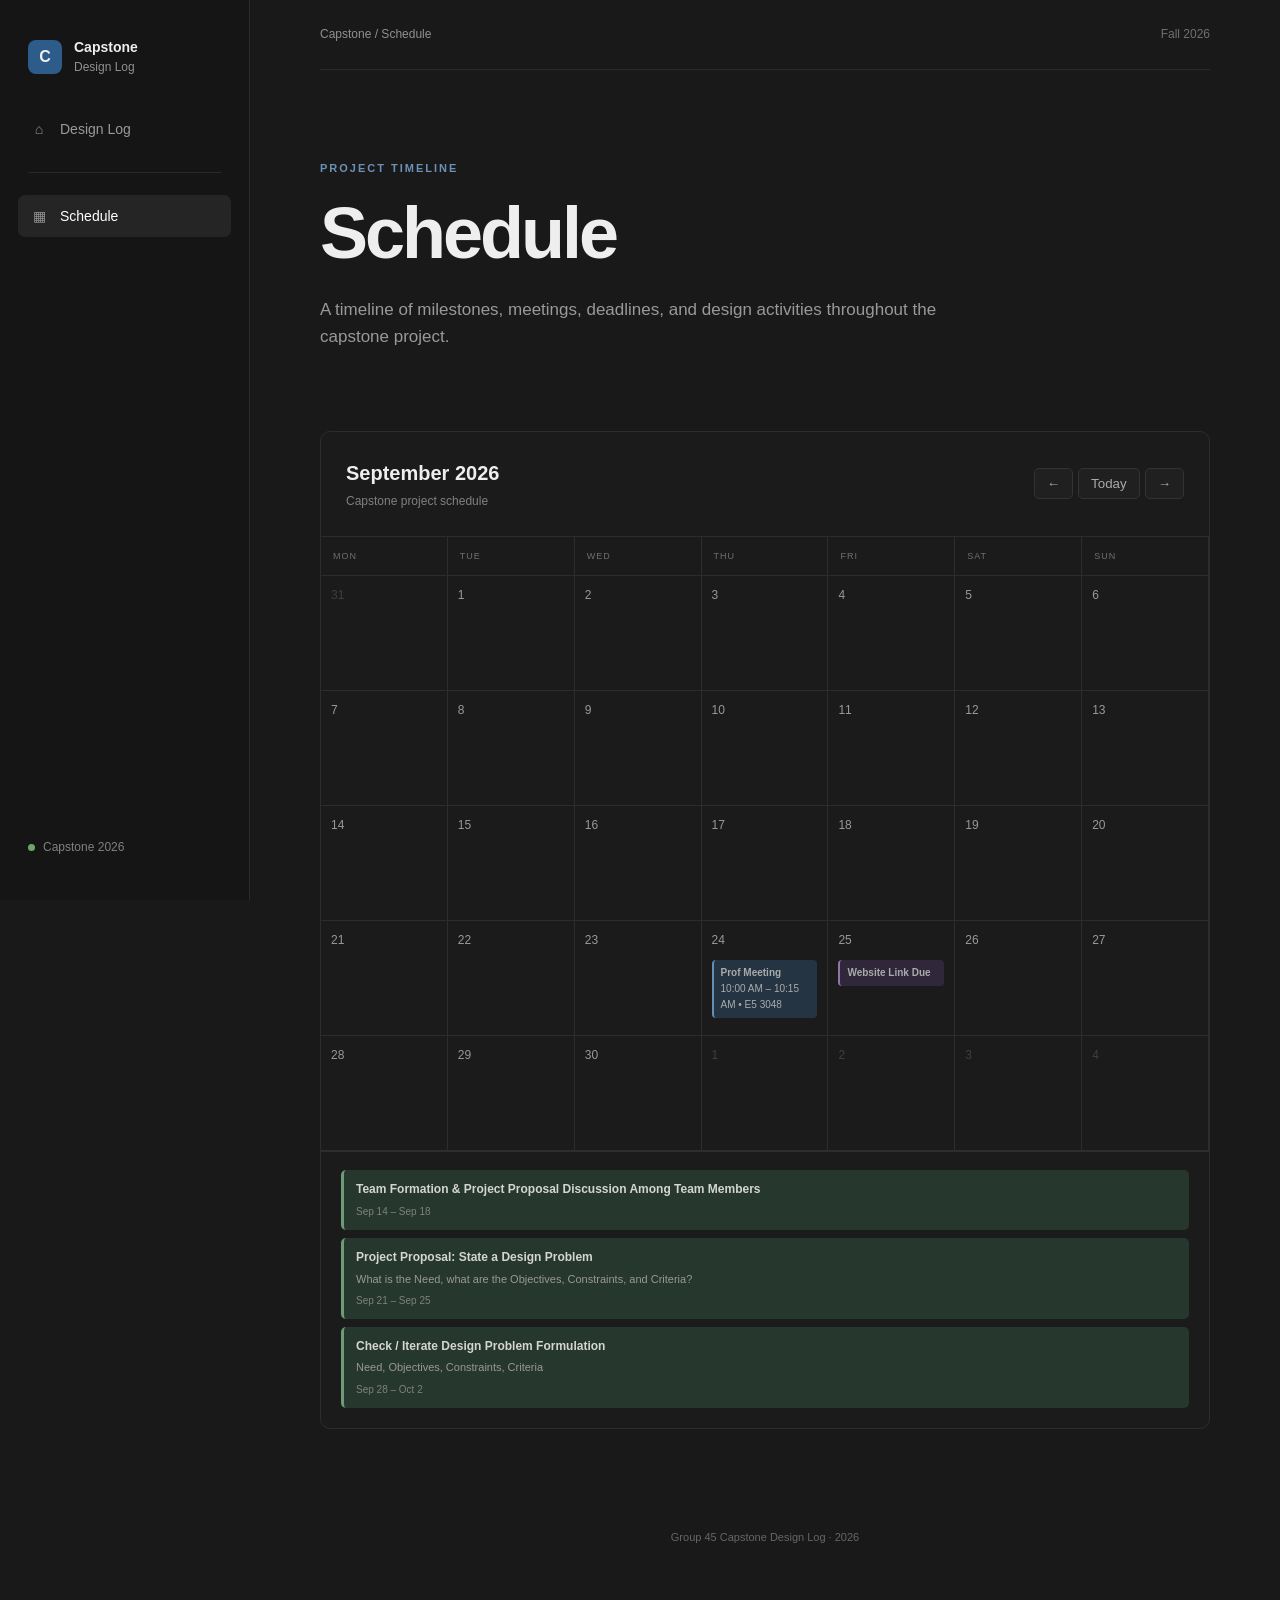
<file: calendar.html>
<!DOCTYPE html>
<html lang="en">
<head>

    <meta charset="UTF-8">
    <meta name="viewport" content="width=device-width, initial-scale=1.0">

    <title>Schedule · Capstone</title>

    <link rel="stylesheet" href="style.css">

</head>

<body>

    <!-- SIDEBAR -->

    <aside class="sidebar">

        <div class="site-title">
            <div class="site-icon">C</div>
            <div>
                <strong>Capstone</strong>
                <span>Design Log</span>
            </div>
        </div>

        <nav>

            <a href="index.html" class="nav-link">
                <span>⌂</span>
                Design Log
            </a>

            <div class="sidebar-divider"></div>

            <a href="calendar.html" class="nav-link active">
                <span>▦</span>
                Schedule
            </a>

        </nav>

        <div class="sidebar-bottom">
            <span class="status-dot"></span>
            <span>Capstone 2026</span>
        </div>

    </aside>


    <!-- MAIN CONTENT -->

    <main class="main">

        <header class="topbar">

            <span class="breadcrumb">
                Capstone / Schedule
            </span>

            <span class="date">
                Fall 2026
            </span>

        </header>


        <!-- HERO -->

        <section class="hero calendar-hero">

            <p class="eyebrow">
                PROJECT TIMELINE
            </p>

            <h1>
                Schedule
            </h1>

            <p class="hero-description">
                A timeline of milestones, meetings, deadlines, and
                design activities throughout the capstone project.
            </p>

        </section>

        <!-- CALENDAR -->

        <section class="calendar-container">

            <div class="calendar-header">

                <div>

                    <h2 id="calendarMonth">
                        September 2026
                    </h2>

                    <p>
                        Capstone project schedule
                    </p>

                </div>


                <div class="calendar-controls">

                    <button id="previousMonth" type="button">
                        ←
                    </button>

                    <button id="todayButton" type="button">
                        Today
                    </button>

                    <button id="nextMonth" type="button">
                        →
                    </button>

                </div>

            </div>


            <div class="calendar" id="calendar">

                <div class="weekday">MON</div>
                <div class="weekday">TUE</div>
                <div class="weekday">WED</div>
                <div class="weekday">THU</div>
                <div class="weekday">FRI</div>
                <div class="weekday">SAT</div>
                <div class="weekday">SUN</div>

            </div>


            <div class="weekly-schedule" id="weeklySchedule"></div>

        </section>

        <footer>

            <p>
                Group 45 Capstone Design Log · 2026
            </p>

        </footer>

    </main>


    <script>

        // =========================
        // CALENDAR RANGE
        // =========================

        const startDate = new Date(2026, 8, 1);  // September 2026
        const endDate = new Date(2027, 3, 1);    // April 2027

        let currentDate = new Date(2026, 8, 1);


        const calendar = document.getElementById("calendar");
        const calendarMonth = document.getElementById("calendarMonth");
        const previousMonth = document.getElementById("previousMonth");
        const nextMonth = document.getElementById("nextMonth");
        const todayButton = document.getElementById("todayButton");
        const weeklySchedule = document.getElementById("weeklySchedule");


        // =========================
        // INDIVIDUAL EVENTS
        // =========================

        const events = {

            "2026-09-24": [
                {
                    title: "Prof Meeting",
                    details: "10:00 AM – 10:15 AM • E5 3048",
                    type: "blue"
                }
            ],

            "2026-09-25": [
                {
                    title: "Website Link Due",
                    type: "purple"
                }
            ],

            "2026-10-01": [
                {
                    title: "Prof Meeting",
                    details: "10:00 AM – 10:15 AM • E5 3006",
                    type: "blue"
                }
            ],

            "2026-10-19": [
                {
                    title: "Upload PDP Presentation on LEARN",
                    details: "9:00 AM",
                    type: "purple"
                }
            ],

            "2026-10-22": [
                {
                    title: "Preliminary Design Presentation (PDP)",
                    details: "10:00 AM – 10:15 AM • PSE 1427",
                    type: "blue"
                }
            ],

            "2026-11-05": [
                {
                    title: "Prof Meeting",
                    details: "10:00 AM – 10:15 AM • E5 3048",
                    type: "blue"
                }
            ],

            "2026-11-19": [
                {
                    title: "Prof Meeting",
                    details: "10:00 AM – 10:15 AM • E5 3048",
                    type: "blue"
                }
            ],

            "2026-11-30": [
                {
                    title: "Upload FDP Presentation on LEARN",
                    details: "9:00 AM",
                    type: "purple"
                }
            ],

            "2026-12-03": [
                {
                    title: "Final Design Presentation (FDP)",
                    details: "10:00 AM – 10:15 AM • PSE 1427",
                    type: "blue"
                }
            ],

            "2026-12-08": [
                {
                    title: "Final Design Report Due",
                    type: "purple"
                }
            ]

        };


        // =========================
        // WEEKLY PROJECT PHASES
        // =========================

        const weeklyEvents = [

            {
                start: "2026-09-14",
                end: "2026-09-18",
                title: "Team Formation & Project Proposal Discussion Among Team Members"
            },

            {
                start: "2026-09-21",
                end: "2026-09-25",
                title: "Project Proposal: State a Design Problem",
                details: "What is the Need, what are the Objectives, Constraints, and Criteria?"
            },

            {
                start: "2026-09-28",
                end: "2026-10-02",
                title: "Check / Iterate Design Problem Formulation",
                details: "Need, Objectives, Constraints, Criteria"
            },

            {
                start: "2026-10-05",
                end: "2026-10-09",
                title: "Outline at least 4 solutions & at least 3 patents",
                details: "Apply the criteria using a decision matrix and identify the best solution"
            },

            {
                start: "2026-10-12",
                end: "2026-10-16",
                title: "Reading Week"
            },

            {
                start: "2026-11-02",
                end: "2026-11-06",
                title: "Detailed Design"
            },

            {
                start: "2026-11-16",
                end: "2026-11-20",
                title: "Design Verification, Revision Checks"
            },

            {
                start: "2026-11-23",
                end: "2026-11-27",
                title: "Finalize the Design",
                details: "Do revisions if / where needed"
            }

        ];


        // =========================
        // DATE HELPERS
        // =========================

        function formatDate(year, month, day) {

            const monthString = String(month + 1).padStart(2, "0");
            const dayString = String(day).padStart(2, "0");

            return `${year}-${monthString}-${dayString}`;

        }


        // =========================
        // RENDER CALENDAR
        // =========================

        function renderCalendar() {

            calendar.innerHTML = `
                <div class="weekday">MON</div>
                <div class="weekday">TUE</div>
                <div class="weekday">WED</div>
                <div class="weekday">THU</div>
                <div class="weekday">FRI</div>
                <div class="weekday">SAT</div>
                <div class="weekday">SUN</div>
            `;


            const year = currentDate.getFullYear();
            const month = currentDate.getMonth();


            const monthName = currentDate.toLocaleString("default", {
                month: "long"
            });


            calendarMonth.textContent =
                `${monthName} ${year}`;


            // First day of month
            const firstDay =
                new Date(year, month, 1).getDay();


            const startingDay =
                firstDay === 0
                    ? 6
                    : firstDay - 1;


            // Number of days
            const daysInMonth =
                new Date(year, month + 1, 0).getDate();


            // Previous month days
            const previousMonthDays =
                new Date(year, month, 0).getDate();


            for (
                let i = startingDay - 1;
                i >= 0;
                i--
            ) {

                const day =
                    document.createElement("div");

                day.className =
                    "day muted-day";

                day.innerHTML =
                    `<span>${previousMonthDays - i}</span>`;

                calendar.appendChild(day);

            }


            // Current month
            for (
                let dayNumber = 1;
                dayNumber <= daysInMonth;
                dayNumber++
            ) {

                const day =
                    document.createElement("div");

                day.className = "day";


                const today = new Date();


                const isToday =
                    year === today.getFullYear() &&
                    month === today.getMonth() &&
                    dayNumber === today.getDate();


                if (isToday) {
                    day.classList.add("today");
                }


                day.innerHTML =
                    `<span>${dayNumber}</span>`;


                // Individual events
                const dateKey =
                    formatDate(
                        year,
                        month,
                        dayNumber
                    );


                const dayEvents =
                    events[dateKey] || [];


                dayEvents.forEach(event => {

                    const eventElement =
                        document.createElement("div");

                    eventElement.className =
                        `event ${event.type}`;


                    eventElement.innerHTML = `
                        <strong>${event.title}</strong>
                        ${
                            event.details
                                ? `<br><span>${event.details}</span>`
                                : ""
                        }
                    `;


                    day.appendChild(eventElement);

                });


                calendar.appendChild(day);

            }


            // Next month days
            const totalCells =
                startingDay + daysInMonth;


            const remainingCells =
                totalCells % 7 === 0
                    ? 0
                    : 7 - (totalCells % 7);


            for (
                let dayNumber = 1;
                dayNumber <= remainingCells;
                dayNumber++
            ) {

                const day =
                    document.createElement("div");

                day.className =
                    "day muted-day";

                day.innerHTML =
                    `<span>${dayNumber}</span>`;

                calendar.appendChild(day);

            }


            // =========================
            // WEEKLY SCHEDULE
            // =========================

            weeklySchedule.innerHTML = "";


            const visibleWeeklyEvents =
                weeklyEvents.filter(event => {

                    const start =
                        new Date(event.start);

                    const end =
                        new Date(event.end);

                    const monthStart =
                        new Date(year, month, 1);

                    const monthEnd =
                        new Date(year, month + 1, 0);


                    return start <= monthEnd &&
                        end >= monthStart;

                });


            visibleWeeklyEvents.forEach(event => {

                const weeklyItem =
                    document.createElement("div");

                weeklyItem.className =
                    "weekly-event";


                weeklyItem.innerHTML = `
                    <strong>${event.title}</strong>
                    ${
                        event.details
                            ? `<span>${event.details}</span>`
                            : ""
                    }
                    <small>
                        ${formatWeeklyDates(event.start, event.end)}
                    </small>
                `;


                weeklySchedule.appendChild(weeklyItem);

            });


            // Disable navigation at limits
            previousMonth.disabled =
                currentDate.getTime() <= startDate.getTime();

            nextMonth.disabled =
                currentDate.getTime() >= endDate.getTime();

        }


        // =========================
        // WEEK DATE FORMAT
        // =========================

        function formatWeeklyDates(start, end) {

            const startDate =
                new Date(start + "T00:00:00");

            const endDate =
                new Date(end + "T00:00:00");


            const startMonth =
                startDate.toLocaleString("default", {
                    month: "short"
                });


            const endMonth =
                endDate.toLocaleString("default", {
                    month: "short"
                });


            return `${startMonth} ${startDate.getDate()} – ${endMonth} ${endDate.getDate()}`;

        }


        // =========================
        // NAVIGATION
        // =========================

        previousMonth.addEventListener(
            "click",
            function () {

                if (currentDate > startDate) {

                    currentDate =
                        new Date(
                            currentDate.getFullYear(),
                            currentDate.getMonth() - 1,
                            1
                        );

                    renderCalendar();

                }

            }
        );


        nextMonth.addEventListener(
            "click",
            function () {

                if (currentDate < endDate) {

                    currentDate =
                        new Date(
                            currentDate.getFullYear(),
                            currentDate.getMonth() + 1,
                            1
                        );

                    renderCalendar();

                }

            }
        );


        todayButton.addEventListener(
            "click",
            function () {

                const today = new Date();


                if (
                    today >= startDate &&
                    today <= endDate
                ) {

                    currentDate =
                        new Date(
                            today.getFullYear(),
                            today.getMonth(),
                            1
                        );

                    renderCalendar();

                }

            }
        );


        // Initial render
        renderCalendar();

    </script>

</body>
</html>
</file>
<file: style.css>
/* =========================
   RESET
========================= */

* {
    margin: 0;
    padding: 0;
    box-sizing: border-box;
}


html {
    scroll-behavior: smooth;
}


body {
    background: #191919;
    color: #eeeeee;
    font-family: -apple-system, BlinkMacSystemFont, "Segoe UI",
                 Helvetica, Arial, sans-serif;
    line-height: 1.6;
}


/* =========================
   SIDEBAR
========================= */

.sidebar {
    position: fixed;
    left: 0;
    top: 0;

    width: 250px;
    height: 100vh;

    background: #151515;
    border-right: 1px solid #2b2b2b;

    padding: 28px 18px;

    display: flex;
    flex-direction: column;

    z-index: 10;
}


.site-title {
    display: flex;
    align-items: center;
    gap: 12px;

    padding: 8px 10px 30px;
}


.site-icon {
    width: 34px;
    height: 34px;

    border-radius: 8px;

    background: #2d5b8a;

    display: flex;
    align-items: center;
    justify-content: center;

    font-weight: 700;
}


.site-title strong {
    display: block;
    font-size: 14px;
}


.site-title span {
    display: block;

    color: #909090;
    font-size: 12px;
}


nav {
    display: flex;
    flex-direction: column;
    gap: 4px;
}


.nav-link {
    display: flex;
    align-items: center;

    gap: 12px;

    padding: 10px 12px;

    border-radius: 7px;

    color: #999;

    text-decoration: none;

    font-size: 14px;

    transition: 0.15s ease;
}


.nav-link:hover {
    background: #222;
    color: #eee;
}


.nav-link.active {
    background: #252525;
    color: white;
}


.nav-link span {
    width: 18px;

    color: #909090;

    text-align: center;
}


.sidebar-divider {
    height: 1px;

    background: #292929;

    margin: 18px 10px;
}


.sidebar-bottom {
    margin-top: auto;

    padding: 15px 10px;

    color: #808080;

    font-size: 12px;

    display: flex;
    align-items: center;

    gap: 8px;
}


.status-dot {
    width: 7px;
    height: 7px;

    border-radius: 50%;

    background: #6da66d;

    display: inline-block;
}


/* =========================
   MAIN
========================= */

.main {
    margin-left: 250px;

    min-height: 100vh;

    max-width: 1200px;

    padding: 0 70px 80px;
}


.topbar {
    height: 70px;

    display: flex;
    align-items: center;
    justify-content: space-between;

    border-bottom: 1px solid #292929;

    color: #808080;

    font-size: 12px;
}


.breadcrumb {
    color: #909090;
}


.date {
    color: #707070;
}


/* =========================
   HERO
========================= */

.hero {
    padding: 90px 0 80px;

    max-width: 800px;
}


.eyebrow {
    color: #6c91b7;

    font-size: 11px;

    letter-spacing: 2px;

    font-weight: 600;

    margin-bottom: 18px;
}


.hero h1 {
    font-size: clamp(42px, 6vw, 72px);

    line-height: 1.05;

    letter-spacing: -3px;

    font-weight: 650;

    margin-bottom: 25px;
}


.hero-description {
    color: #999999;

    font-size: 17px;

    max-width: 650px;
}


/* =========================
   SECTIONS
========================= */

.section {
    padding: 70px 0;

    border-top: 1px solid #292929;
}


.section-heading {
    display: flex;
    justify-content: space-between;
    align-items: flex-end;

    margin-bottom: 35px;
}


.section-label {
    color: #707070;

    font-size: 11px;

    letter-spacing: 2px;

    margin-bottom: 6px;
}


.section h2 {
    font-size: 28px;

    letter-spacing: -1px;
}


.section-description {
    color: #808080;

    font-size: 13px;
}


/* =========================
   CARDS
========================= */

.overview-grid {
    display: grid;

    grid-template-columns: 1fr 1fr;

    gap: 12px;
}

.card {
    border: 1px solid #2d2d2d;

    background: #1d1d1d;

    border-radius: 10px;

    padding: 28px;

    min-height: 170px;

    transition: 0.2s ease;
}


.card:hover {
    border-color: #414141;

    transform: translateY(-2px);
}


.large-card {
    grid-row: span 2;
}


.card-label {
    display: block;

    color: #707070;

    font-size: 10px;

    letter-spacing: 1.5px;

    margin-bottom: 18px;
}


.card h3 {
    font-size: 20px;

    margin-bottom: 10px;
}


.card p {
    color: #999999;

    font-size: 14px;
}


.muted {
    color: #909090 !important;
}


.status {
    display: flex;

    align-items: center;

    gap: 9px;

    margin-bottom: 12px;

    font-size: 14px;
}


/* =========================
   TIMELINE
========================= */

.timeline {
    border-left: 1px solid #303030;

    margin-left: 14px;
}


.timeline-item {
    position: relative;

    display: grid;

    grid-template-columns: 50px 1fr;

    gap: 25px;

    padding: 10px 0 50px;
}


.timeline-number {
    width: 30px;
    height: 30px;

    margin-left: -15px;

    border: 1px solid #3a3a3a;

    background: #191919;

    border-radius: 50%;

    display: flex;
    align-items: center;
    justify-content: center;

    color: #909090;

    font-size: 10px;
}


.timeline-content {
    padding-top: 2px;
}


.phase-status {
    color: #6da66d;

    font-size: 9px;

    letter-spacing: 1.5px;

    font-weight: 600;
}


.phase-status.current {
    color: #6c91b7;
}


.phase-status.upcoming {
    color: #707070;
}


.timeline-content h3 {
    font-size: 19px;

    margin: 7px 0 8px;
}


.timeline-content p {
    color: #909090;

    max-width: 600px;

    font-size: 14px;

    margin-bottom: 12px;
}


.text-link {
    color: #789abc;

    text-decoration: none;

    font-size: 13px;
}


.text-link:hover {
    color: #a5c1dc;
}


/* =========================
   ENTRIES
========================= */

.entries {
    display: flex;

    flex-direction: column;
}


.entry {
    display: grid;

    grid-template-columns: 70px 1fr 30px;

    gap: 20px;

    align-items: center;

    padding: 20px 5px;

    border-bottom: 1px solid #292929;

    transition: 0.2s ease;
}


.entry:hover {
    background: #1d1d1d;

    padding-left: 15px;
}


.entry-date {
    text-align: center;

    color: #808080;
}


.entry-date span {
    display: block;

    font-size: 9px;

    letter-spacing: 1px;
}


.entry-date strong {
    font-size: 23px;

    color: #ddd;
}


.entry-category {
    color: #607f9e;

    font-size: 9px;

    letter-spacing: 1.5px;
}


.entry h3 {
    font-size: 16px;

    margin: 4px 0;
}


.entry p {
    color: #808080;

    font-size: 13px;
}


.arrow {
    color: #707070;

    font-size: 18px;
}


/* =========================
   CALENDAR
========================= */

.calendar-container {
    border: 1px solid #2d2d2d;

    border-radius: 10px;

    overflow: hidden;

    background: #1b1b1b;

    margin-bottom: 60px;
}


.calendar-header {
    padding: 25px;

    display: flex;

    justify-content: space-between;

    align-items: center;

    border-bottom: 1px solid #2d2d2d;
}


.calendar-header h2 {
    font-size: 20px;
}


.calendar-header p {
    color: #808080;

    font-size: 12px;

    margin-top: 3px;
}


.calendar-controls {
    display: flex;

    gap: 5px;
}


.calendar-controls button {
    border: 1px solid #333;

    background: #202020;

    color: #aaa;

    padding: 7px 12px;

    border-radius: 5px;

    cursor: pointer;
}


.calendar-controls button:hover {
    background: #292929;

    color: white;
}


.calendar {
    display: grid;

    grid-template-columns: repeat(7, 1fr);
}


.weekday {
    padding: 12px;

    color: #707070;

    font-size: 9px;

    letter-spacing: 1px;

    border-bottom: 1px solid #2d2d2d;

    border-right: 1px solid #2d2d2d;
}


.day {
    min-height: 115px;

    padding: 10px;

    border-right: 1px solid #2d2d2d;

    border-bottom: 1px solid #2d2d2d;

    position: relative;

    font-size: 12px;
}


.day > span {
    color: #999;
}


.muted-day > span {
    color: #3f3f3f;
}


.today {
    background: #1e2730;
}


.today > span {
    color: #9bbbd9;
}


.event {
    margin-top: 10px;

    padding: 5px 7px;

    border-radius: 4px;

    font-size: 10px;

    color: #aaa;

    border-left: 2px solid;
}


.event.blue {
    background: #243443;

    border-color: #668db3;
}


.event.purple {
    background: #30283a;

    border-color: #9075a8;
}


.event.green {
    background: #26372d;

    border-color: #6d9b78;
}


/* =========================
   TASKS
========================= */

.task-list {
    border-top: 1px solid #292929;
}


.task {
    display: grid;

    grid-template-columns: 25px 1fr auto;

    align-items: center;

    gap: 15px;

    padding: 18px 5px;

    border-bottom: 1px solid #292929;
}


.task-check {
    width: 16px;
    height: 16px;

    border: 1px solid #707070;

    border-radius: 4px;
}


.task h3 {
    font-size: 14px;

    font-weight: 500;
}


.task p {
    color: #808080;

    font-size: 12px;

    margin-top: 3px;
}


.task-tag {
    font-size: 9px;

    letter-spacing: 1px;

    padding: 5px 8px;

    border-radius: 4px;
}


.research-tag {
    color: #82a6c9;

    background: #263544;
}


.design-tag {
    color: #a48db9;

    background: #342c3c;
}


.prototype-tag {
    color: #7fa18a;

    background: #29372e;
}


/* =========================
   FOOTER
========================= */

footer {
    padding-top: 40px;

    color: #666;

    font-size: 11px;

    text-align: center;
}


/* =========================
   MOBILE
========================= */

@media (max-width: 800px) {

    .sidebar {
        width: 100%;

        height: auto;

        position: relative;

        border-right: none;

        border-bottom: 1px solid #292929;
    }


    .sidebar-bottom {
        display: none;
    }


    .main {
        margin-left: 0;

        padding: 0 25px 60px;
    }


    .overview-grid {
        grid-template-columns: 1fr;
    }


    .large-card {
        grid-row: auto;
    }


    .calendar {
        min-width: 700px;
    }


    .calendar-container {
        overflow-x: auto;
    }


    .hero h1 {
        font-size: 45px;
    }

}

/* =============================
   DESIGN LOG
============================= */

.user-area {
    display: flex;
    align-items: center;
    gap: 12px;
}

#userEmail {
    color: #a0a0a0;
    font-size: 13px;
}

.primary-button,
.secondary-button,
.small-button {
    border: none;
    border-radius: 6px;
    padding: 8px 14px;
    font-family: inherit;
    font-size: 13px;
    cursor: pointer;
    transition: 0.2s ease;
}

.primary-button {
    background: #ffffff;
    color: #191919;
}

.primary-button:hover {
    background: #d9d9d9;
}

.secondary-button,
.small-button {
    background: #2a2a2a;
    color: #ffffff;
    border: 1px solid #3a3a3a;
}

.secondary-button:hover,
.small-button:hover {
    background: #333333;
}


/* ENTRY FORM */

.entry-form-container {
    background: #1f1f1f;
    border: 1px solid #303030;
    border-radius: 10px;
    padding: 24px;
    margin-bottom: 24px;
}

.form-group {
    margin-bottom: 20px;
}

.form-group label {
    display: block;
    margin-bottom: 8px;
    color: #d5d5d5;
    font-size: 13px;
    font-weight: 500;
}

.form-group input,
.form-group select,
.form-group textarea {
    width: 100%;
    box-sizing: border-box;
    background: #191919;
    color: #ffffff;
    border: 1px solid #353535;
    border-radius: 6px;
    padding: 11px 12px;
    font-family: inherit;
    font-size: 14px;
    outline: none;
}

.form-group input:focus,
.form-group select:focus,
.form-group textarea:focus {
    border-color: #808080;
}

.form-group textarea {
    resize: vertical;
    min-height: 140px;
}

.form-actions {
    display: flex;
    gap: 10px;
}


/* LOG ENTRIES */

.entries-container {
    display: flex;
    flex-direction: column;
    gap: 12px;
}

.log-entry {
    background: #1f1f1f;
    border: 1px solid #2d2d2d;
    border-radius: 8px;
    padding: 20px;
    transition: 0.2s ease;
}

.log-entry:hover {
    border-color: #414141;
}

.log-entry-meta {
    display: flex;
    justify-content: flex-start;
    align-items: center;
    gap: 12px;
    margin-bottom: 10px;
}

.log-entry-meta span {
    font-size: 11px;
    font-weight: 600;
    letter-spacing: 0.08em;
    text-transform: uppercase;
}

.log-entry-meta span:first-child {
    color: #8fa8c7;
}

.log-entry-meta span:nth-child(2) {
    color: #a48db9;
}

.log-entry-meta span:last-child {
    color: #909090;
    font-size: 12px;
    font-weight: 400;
    letter-spacing: normal;
    text-transform: none;
}

.log-entry h3 {
    margin: 0 0 6px;
    color: #ffffff;
    font-size: 18px;
}

.log-author {
    color: #999999;
    font-size: 12px;
    margin: 0 0 12px;
}

.log-entry > p:last-child {
    color: #b5b5b5;
    font-size: 14px;
    line-height: 1.7;
    margin: 0;
}


/* MOBILE */

@media (max-width: 700px) {

    .user-area {
        gap: 6px;
    }

    #userEmail {
        display: none;
    }

    .section-heading {
        gap: 15px;
    }

    .primary-button {
        white-space: nowrap;
    }

    .entry-form-container {
        padding: 18px;
    }

}

.delete-entry-button {
    margin-top: 16px;
    background: transparent;
    color: #b04a4a;
    border: 1px solid #d9a6a6;
    border-radius: 7px;
    padding: 6px 11px;
    font-family: inherit;
    font-size: 12px;
    font-weight: 500;
    cursor: pointer;
    transition: all 0.2s ease;
}

.delete-entry-button:hover {
    background: #fff5f5;
    border-color: #c87878;
    color: #963737;
}

.weekly-schedule {
    display: flex;
    flex-direction: column;
    gap: 8px;
    padding: 18px 20px 20px;
    border-top: 1px solid #2d2d2d;
}

.weekly-event {
    background: #26372d;
    border-left: 3px solid #6d9b78;
    border-radius: 5px;
    padding: 10px 12px;
    color: #b5b5b5;
    font-size: 12px;
}

.weekly-event strong {
    display: block;
    color: #d5d5d5;
    font-size: 12px;
    margin-bottom: 3px;
}

.weekly-event span {
    display: block;
    color: #999999;
    font-size: 11px;
}

.weekly-event small {
    display: block;
    color: #808080;
    font-size: 10px;
    margin-top: 5px;
}

.entry-actions {
    display: flex;
    gap: 8px;
    margin-top: 16px;
}

.edit-entry-button,
.delete-entry-button {
    margin-top: 0;
}

.edit-entry-button {
    background: transparent;
    color: #668db3;
    border: 1px solid #9bbbd9;
    border-radius: 7px;
    padding: 6px 11px;
    font-family: inherit;
    font-size: 12px;
    font-weight: 500;
    cursor: pointer;
    transition: all 0.2s ease;
}

.edit-entry-button:hover {
    background: #f3f7fb;
    border-color: #668db3;
    color: #466d92;
}

.edit-entry-form {
    display: flex;
    flex-direction: column;
    gap: 8px;
}

.edit-entry-form label {
    color: #999999;
    font-size: 11px;
    margin-top: 5px;
}

.edit-entry-form input,
.edit-entry-form select,
.edit-entry-form textarea {
    width: 100%;
    box-sizing: border-box;
    border: 1px solid #333;
    border-radius: 6px;
    background: #202020;
    color: #ddd;
    padding: 9px 10px;
    font-family: inherit;
    font-size: 13px;
}

.edit-entry-form textarea {
    resize: vertical;
}

.edit-actions {
    display: flex;
    gap: 8px;
    margin-top: 8px;
}

.save-edit-button,
.cancel-edit-button {
    border-radius: 7px;
    padding: 7px 12px;
    font-family: inherit;
    font-size: 12px;
    cursor: pointer;
}

.save-edit-button {
    background: #2d4050;
    color: #d5e4f0;
    border: 1px solid #668db3;
}

.cancel-edit-button {
    background: transparent;
    color: #999999;
    border: 1px solid #666;
}

.log-content {
    white-space: pre-wrap;
}


/* PHOTO UPLOAD */
.photo-preview-list,
.edit-photo-list {
    display: flex;
    flex-direction: column;
    gap: 14px;
    margin-top: 14px;
}

.photo-preview-item {
    display: flex;
    align-items: center;
    gap: 16px;
    padding: 12px;
    background: #222;
    border: 1px solid #383838;
    border-radius: 8px;
}

.photo-preview-item img {
    width: 100px;
    height: 85px;
    object-fit: cover;
    border-radius: 5px;
    flex-shrink: 0;
}

.photo-preview-details {
    display: flex;
    flex: 1;
    flex-direction: column;
    gap: 9px;
    min-width: 0;
}

.photo-filename {
    color: #aaa;
    font-size: 12px;
    margin: 0;
    overflow-wrap: anywhere;
}

.photo-caption-input {
    width: 100%;
    box-sizing: border-box;
    padding: 10px;
    background: #191919;
    color: #fff;
    border: 1px solid #444;
    border-radius: 5px;
    font: inherit;
}

.remove-photo-button {
    align-self: flex-start;
    padding: 6px 10px;
    background: transparent;
    color: #d98282;
    border: 1px solid #754747;
    border-radius: 5px;
    cursor: pointer;
}

.remove-photo-button:hover {
    background: #382323;
}

.photo-marked-remove {
    opacity: 0.45;
}

/* PHOTO GALLERY IN ENTRIES */
.entry-photo-gallery {
    display: grid;
    grid-template-columns: repeat(auto-fill, minmax(150px, 1fr));
    gap: 12px;
    margin-top: 20px;
}

.entry-photo {
    margin: 0;
    min-width: 0;
}

.entry-photo img {
    width: 100%;
    height: 150px;
    object-fit: cover;
    border-radius: 7px;
    cursor: zoom-in;
    transition: opacity 0.2s;
}

.entry-photo img:hover {
    opacity: 0.8;
}

.entry-photo figcaption {
    color: #aaa;
    font-size: 12px;
    line-height: 1.5;
    margin-top: 7px;
}

/* PHOTO LIGHTBOX */
.photo-lightbox {
    position: fixed;
    inset: 0;
    z-index: 9999;
    background: rgba(0, 0, 0, 0.92);
    display: flex;
    flex-direction: column;
    align-items: center;
    justify-content: center;
    padding: 40px;
    box-sizing: border-box;
}

.photo-lightbox img {
    max-width: 90%;
    max-height: 80vh;
    object-fit: contain;
    border-radius: 5px;
}

.photo-lightbox p {
    color: white;
    margin-top: 15px;
    text-align: center;
}

.lightbox-close {
    position: absolute;
    top: 20px;
    right: 30px;
    background: none;
    border: none;
    color: white;
    font-size: 38px;
    cursor: pointer;
}

/* MOBILE */
@media (max-width: 700px) {
    .photo-preview-item {
        align-items: flex-start;
        gap: 10px;
    }

    .photo-preview-item img {
        width: 75px;
        height: 75px;
    }

    .entry-photo-gallery {
        grid-template-columns: repeat(2, minmax(0, 1fr));
    }

    .entry-photo img {
        height: 120px;
    }

    .photo-lightbox {
        padding: 20px;
    }

    .photo-lightbox img {
        max-width: 100%;
    }
}
</file>
